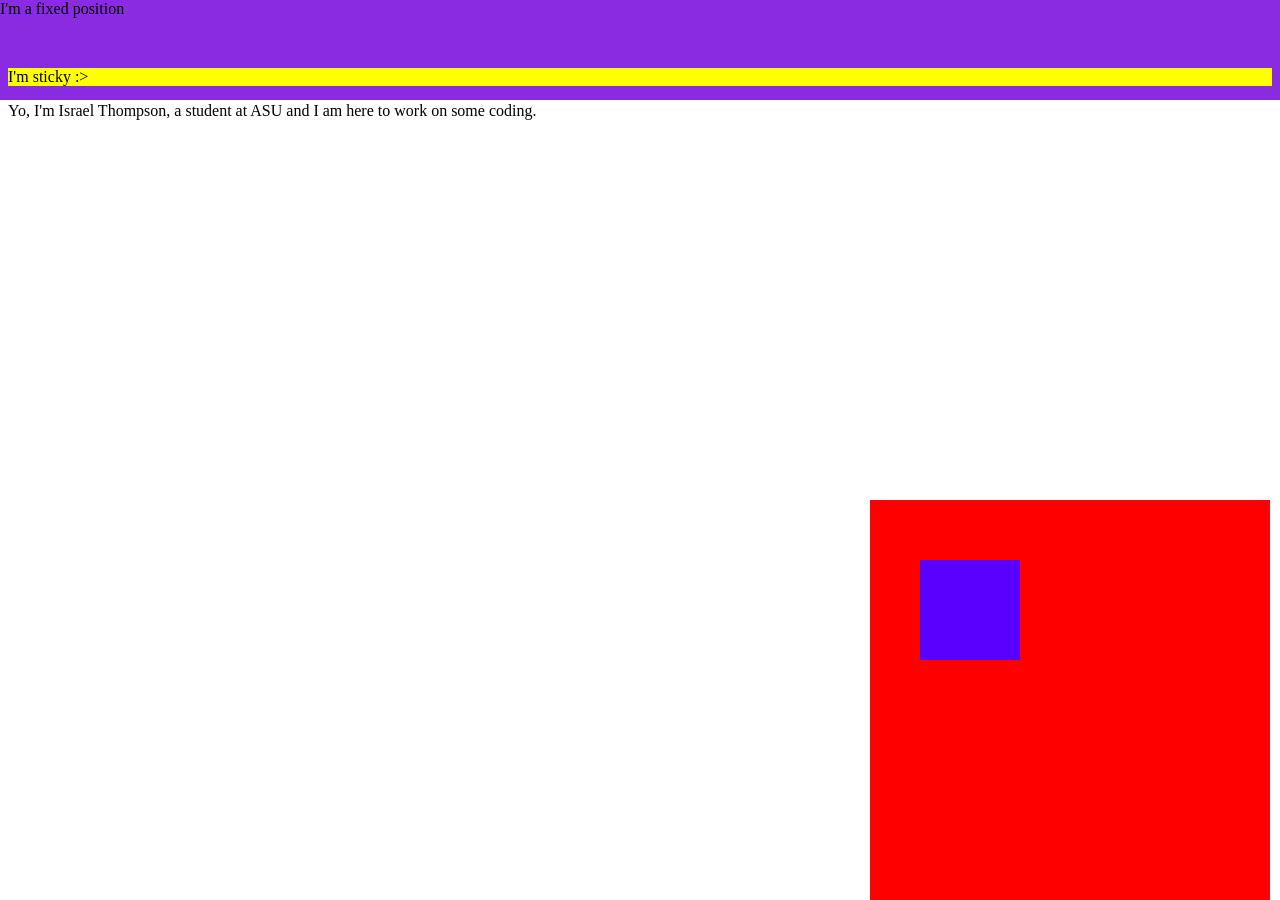
<file: Week4/index.html>
<!DOCTYPE html>
<html lang="en">

<head>
    <meta charset="UTF-8">
    <meta name="viewport" content="width=device-width, initial-scale=1.0">
    <title>Position Document</title>
    <style>
        /* POSITION TYPES

        TOP, BOTTOM, LEFT, RIGHT*/
        .static {
            background-color: aqua;
            
        }


        .absolute {

            background-color: red;
            height: 400px;
            width: 400px;
            position: absolute;
            top: 500px;
            right: 10px;


        }

        .relative {
            background-color: rgb(89, 0, 255);
            height: 100px;
            width: 100px;
            position: relative;
            top: 60px;
            left: 50px;
        }

        .sticky {
            background-color: yellow;
            position: sticky;
            top: 0px; 
            z-index: 20;

       }

        .fixed {
            background-color: blueviolet;
            height: 100px;
            position: fixed;
            top: 0px;
            left: 0px;
            width: 100vw;
            z-index: 10;
        }
    </style>

<body>
    <!--
            
            static: default 

            relative:  positoned in RELATION to itself within the parent. 

            absolute: positioned in the EXACT x, y position on the page and moves with a scroll. 
            
            fixed: positioned in the EXACT x, y position and does NOT move with the scroll. 

            scroll: positioned relatively, and then when the scroll does reach the position it sticks 
            
            -->


    <div class="static">
        <p>Lorem ipsum dolor sit amet consectetur adipisicing elit. Nisi placeat a beatae, corporis quaerat saepe veniam
            ipsum
            pariatur doloribus voluptatem ea repudiandae maxime, fugiat earum, excepturi delectus. Molestias, dolores
            atque.</p>
    </div>
    <div class="absolute">
        <div class="relative"></div>
    </div>

    <div class="sticky">I'm sticky :> </div>
    <div class="fixed">I'm a fixed position</div>


    <p>Yo, I'm Israel Thompson, a student at ASU and I am here to work on some coding.</p>

</body>

</html>
</file>
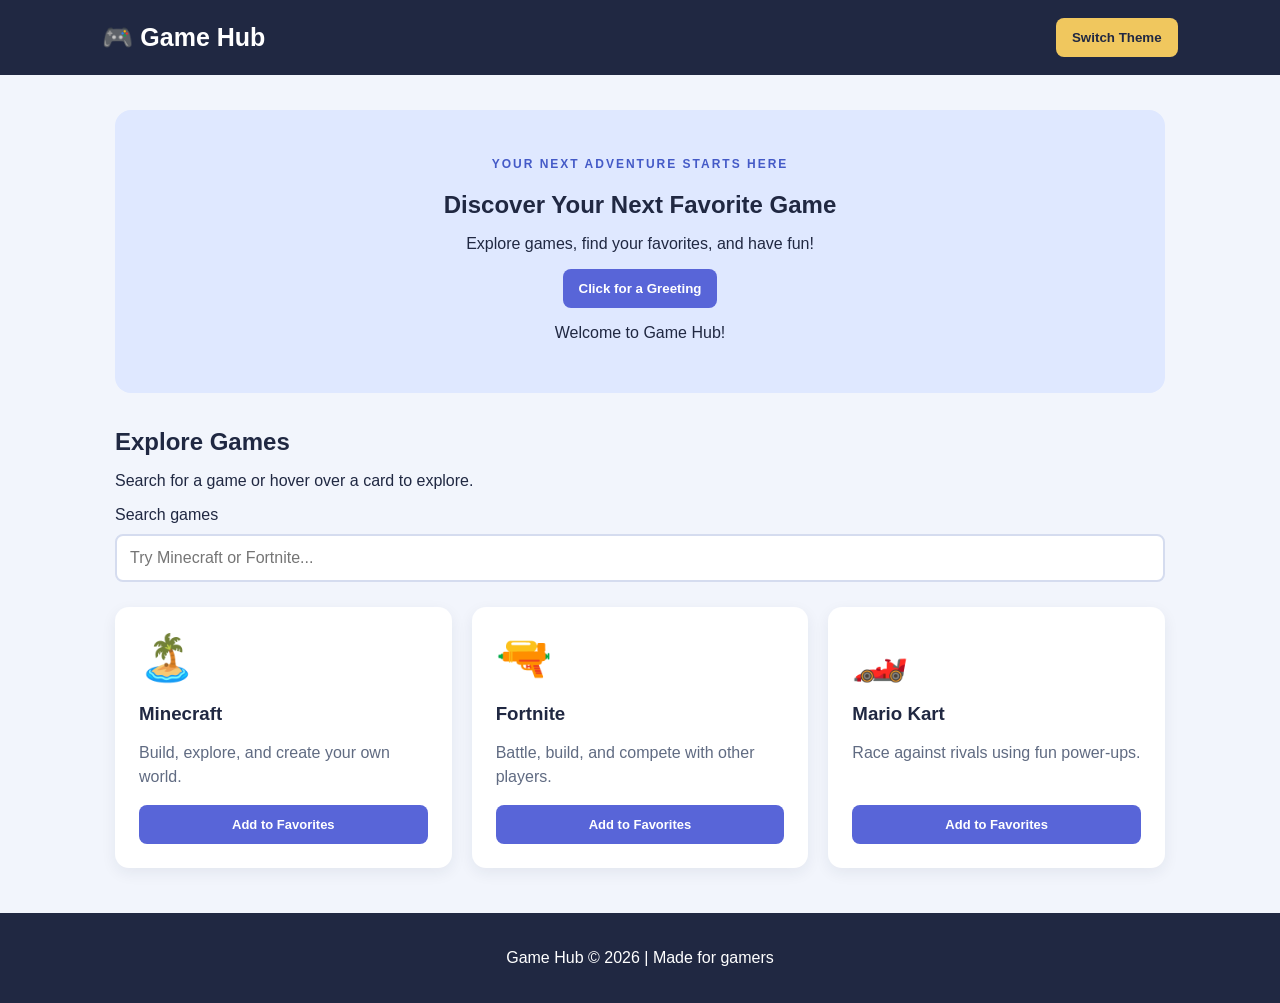
<file: Week6/index.html>
<!DOCTYPE html>
<html lang="en">
<head>
    <meta charset="UTF-8">
    <meta name="viewport" content="width=device-width, initial-scale=1.0">
    <title>Game Hub | Discover Games</title>
    <link rel="stylesheet" href="style.css">
    <script src="script.js" defer></script>
</head>
<body>
    <header class="navbar">
        <h1>🎮 Game Hub</h1>
        <button id="theme-button">Switch Theme</button>
    </header>

    <main class="container">
        <section class="welcome">
            <p class="eyebrow">YOUR NEXT ADVENTURE STARTS HERE</p>
            <h2>Discover Your Next Favorite Game</h2>
            <p>Explore games, find your favorites, and have fun!</p>
            <button id="greeting-button">Click for a Greeting</button>
            <p id="greeting-message" aria-live="polite">
                Welcome to Game Hub!
            </p>
        </section>

        <section class="games-section">
            <h2>Explore Games</h2>
            <p>Search for a game or hover over a card to explore.</p>

            <label for="game-search">Search games</label>
            <input
                type="text"
                id="game-search"
                placeholder="Try Minecraft or Fortnite..."
            >

            <div class="game-grid" id="game-grid">
                <article class="game-card">
                    <div class="game-icon">🏝️</div>
                    <h3>Minecraft</h3>
                    <p>Build, explore, and create your own world.</p>
                    <button class="favorite-button">Add to Favorites</button>
                </article>

                <article class="game-card">
                    <div class="game-icon">🔫</div>
                    <h3>Fortnite</h3>
                    <p>Battle, build, and compete with other players.</p>
                    <button class="favorite-button">Add to Favorites</button>
                </article>

                <article class="game-card">
                    <div class="game-icon">🏎️</div>
                    <h3>Mario Kart</h3>
                    <p>Race against rivals using fun power-ups.</p>
                    <button class="favorite-button">Add to Favorites</button>
                </article>
            </div>

            <p id="search-message" aria-live="polite"></p>
        </section>
    </main>

    <footer>
        <p>Game Hub &copy; 2026 | Made for gamers</p>
    </footer>
</body>
</html>
</file>
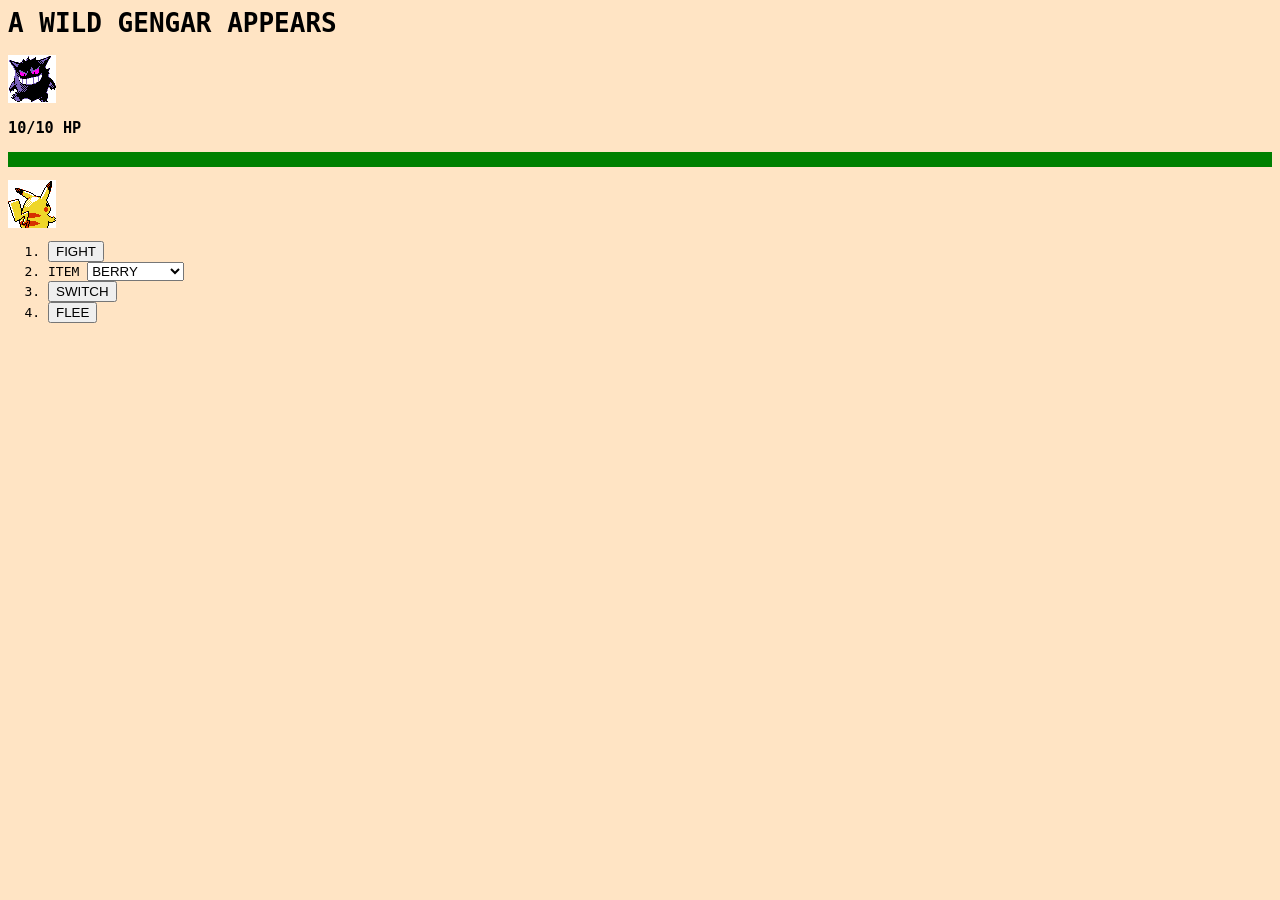
<file: ourfirstgame/game.html>
<!DCOTYPE html>
<html>
    <head>
    <title>...WEBPAGE WANTS TO BATTLE!</title>
    </head>
    <body class="battle" style="background-color: bisque; font-family: monospace;">
        <h1 id="gengar">A WILD GENGAR APPEARS</h1>
        <section class="gengar">
             <img src="./assets/gengar.png"></img>
            <h3>10/10 HP</h3>
        </section>
        <div style="background-color: green;"><p><p><p>&nbsp;</p></div>
        <section class="pikachu">
            <img src="./assets/pikachuback.png"/>
            <ol>
                <li><button>FIGHT</button></li>
                <li><label id="item" for="item-select">ITEM</label>

                    <select id="item-select">
                        <option value="berries">BERRY</option>
                        <option value="lemonade">LEMONADE</option>
                    </select>

                </li>
                <li><button>SWITCH</button></li>
                <li><button>FLEE</button></li>
            </ol>
        </section>
    </body>
</html>
</file>
<file: Week6/style.css>
* {
    box-sizing: border-box;
}

body {
    margin: 0;
    font-family: Arial, sans-serif;
    background: #f2f5fc;
    color: #202842;
    transition: background 0.3s, color 0.3s;
}

.navbar {
    display: flex;
    justify-content: space-between;
    align-items: center;
    gap: 16px;
    padding: 18px 8%;
    background: #202842;
    color: white;
}

.navbar h1 {
    margin: 0;
    font-size: 25px;
}

.container {
    width: 85%;
    max-width: 1050px;
    margin: 35px auto;
}

.welcome {
    padding: 35px;
    text-align: center;
    border-radius: 16px;
    background: #dfe8ff;
    margin-bottom: 35px;
}

.eyebrow {
    color: #445ac7;
    font-size: 12px;
    font-weight: bold;
    letter-spacing: 2px;
}

h2 {
    margin-bottom: 12px;
}

button {
    border: none;
    border-radius: 8px;
    padding: 12px 16px;
    background: #5865d8;
    color: white;
    font-weight: bold;
    cursor: pointer;
    transition: background 0.2s, transform 0.2s;
}

button:hover {
    background: #404db5;
    transform: translateY(-2px);
}

#theme-button {
    background: #f0c75e;
    color: #202842;
}

#theme-button:hover {
    background: #ffda75;
}

#game-search {
    display: block;
    width: 100%;
    padding: 13px;
    margin: 10px 0 25px;
    border: 2px solid #d5dcef;
    border-radius: 8px;
    font-size: 16px;
}

#game-search:focus {
    outline: 3px solid #aebaff;
    border-color: #5865d8;
}

.game-grid {
    display: grid;
    grid-template-columns: repeat(3, minmax(0, 1fr));
    gap: 20px;
}

.game-card {
    padding: 22px;
    background: white;
    border: 2px solid transparent;
    border-radius: 14px;
    box-shadow: 0 5px 15px #20284212;
    transition: transform 0.2s, box-shadow 0.2s, border-color 0.2s;
}

.game-card:hover {
    transform: translateY(-7px);
    border-color: #5865d8;
    box-shadow: 0 12px 25px #20284225;
}

.game-icon {
    font-size: 45px;
}

.game-card h3 {
    margin-bottom: 8px;
}

.game-card p {
    min-height: 48px;
    line-height: 1.5;
    color: #606b82;
}

.favorite-button {
    width: 100%;
    font-size: 13px;
}

.favorite-button.is-favorite {
    background: #16845b;
}

#search-message {
    font-weight: bold;
    color: #5865d8;
}

footer {
    margin-top: 45px;
    padding: 20px;
    background: #202842;
    color: white;
    text-align: center;
}

/* Dark theme */
body.dark-theme {
    background: #151a2b;
    color: #f2f5fc;
}

body.dark-theme .welcome {
    background: #282f49;
}

body.dark-theme .game-card {
    background: #242b40;
    color: #f2f5fc;
}

body.dark-theme .game-card p {
    color: #c1c9dc;
}

body.dark-theme #game-search {
    background: #242b40;
    color: white;
    border-color: #454e6b;
}

body.dark-theme #search-message {
    color: #b7c0ff;
}

@media (max-width: 700px) {
    .container {
        width: 92%;
    }

    .game-grid {
        grid-template-columns: 1fr;
    }

    .welcome {
        padding: 25px 15px;
    }

    .navbar {
        padding: 16px 4%;
    }
}
</file>
